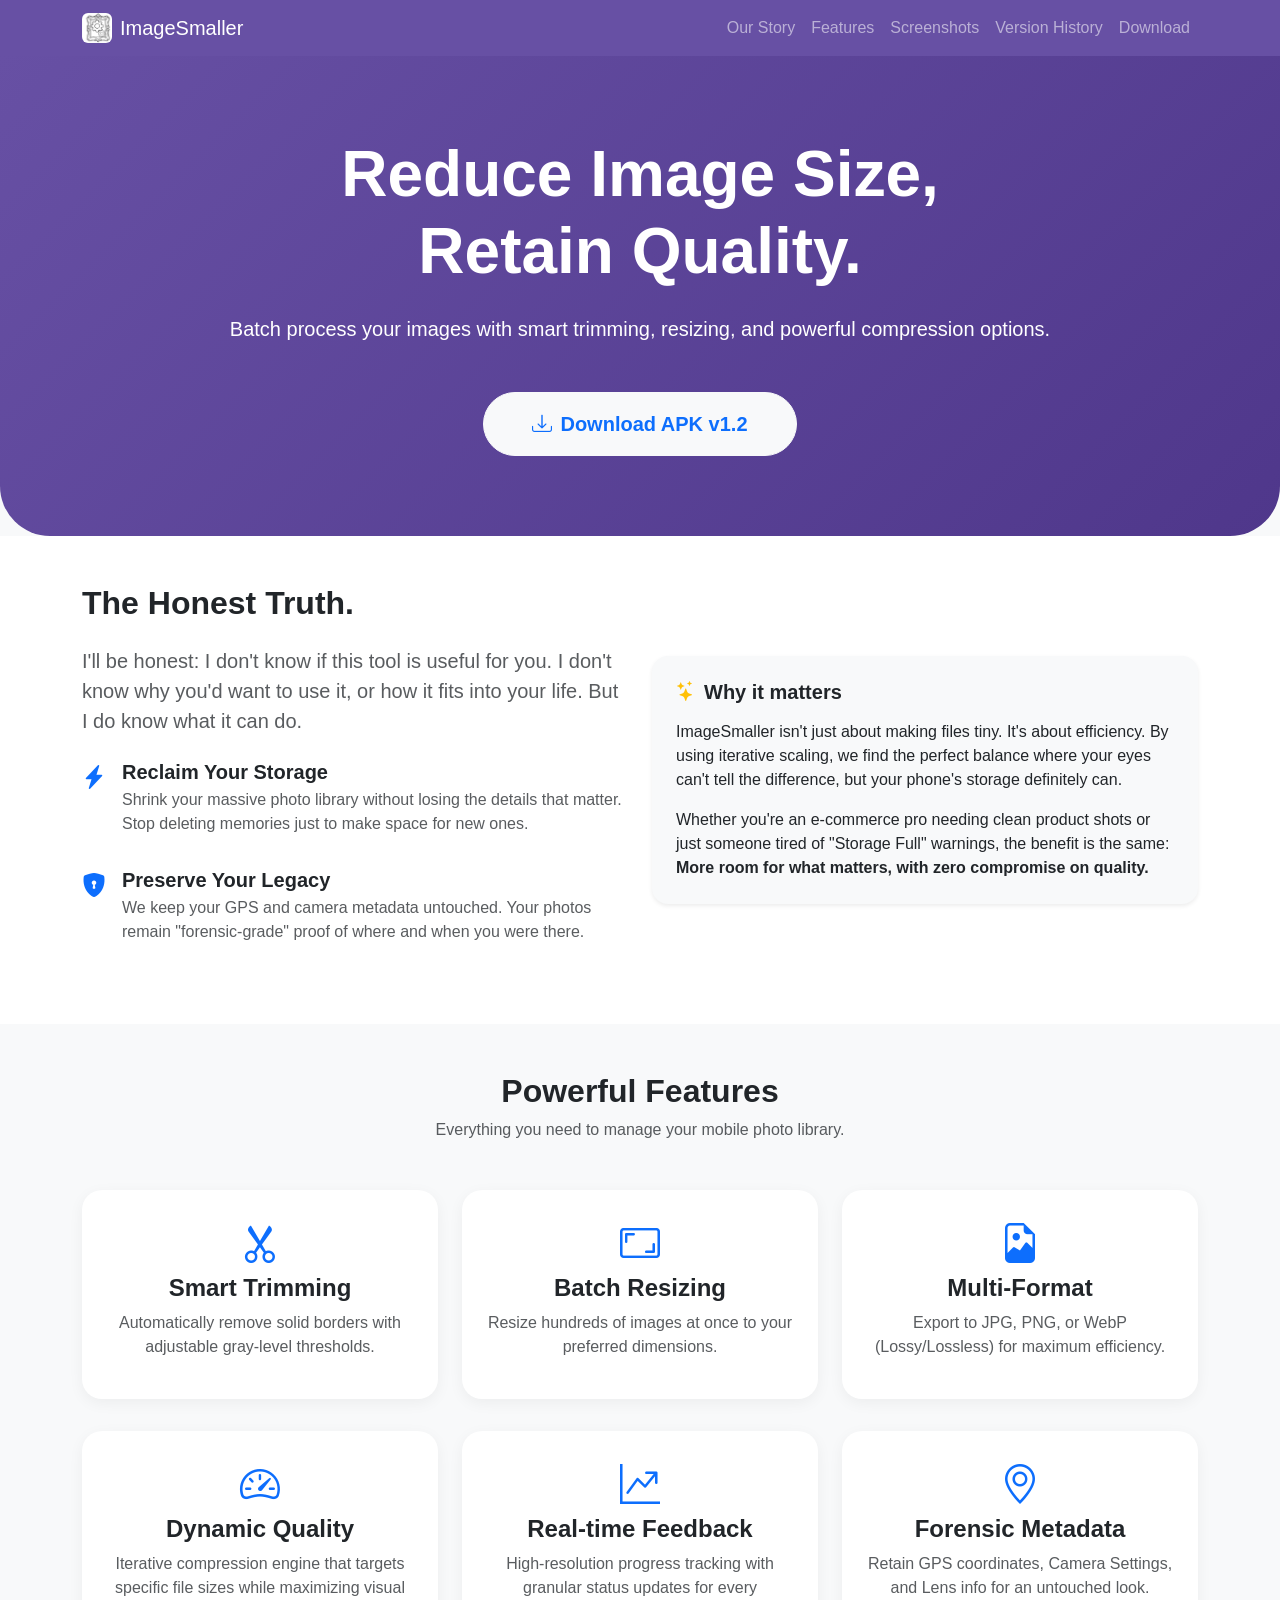
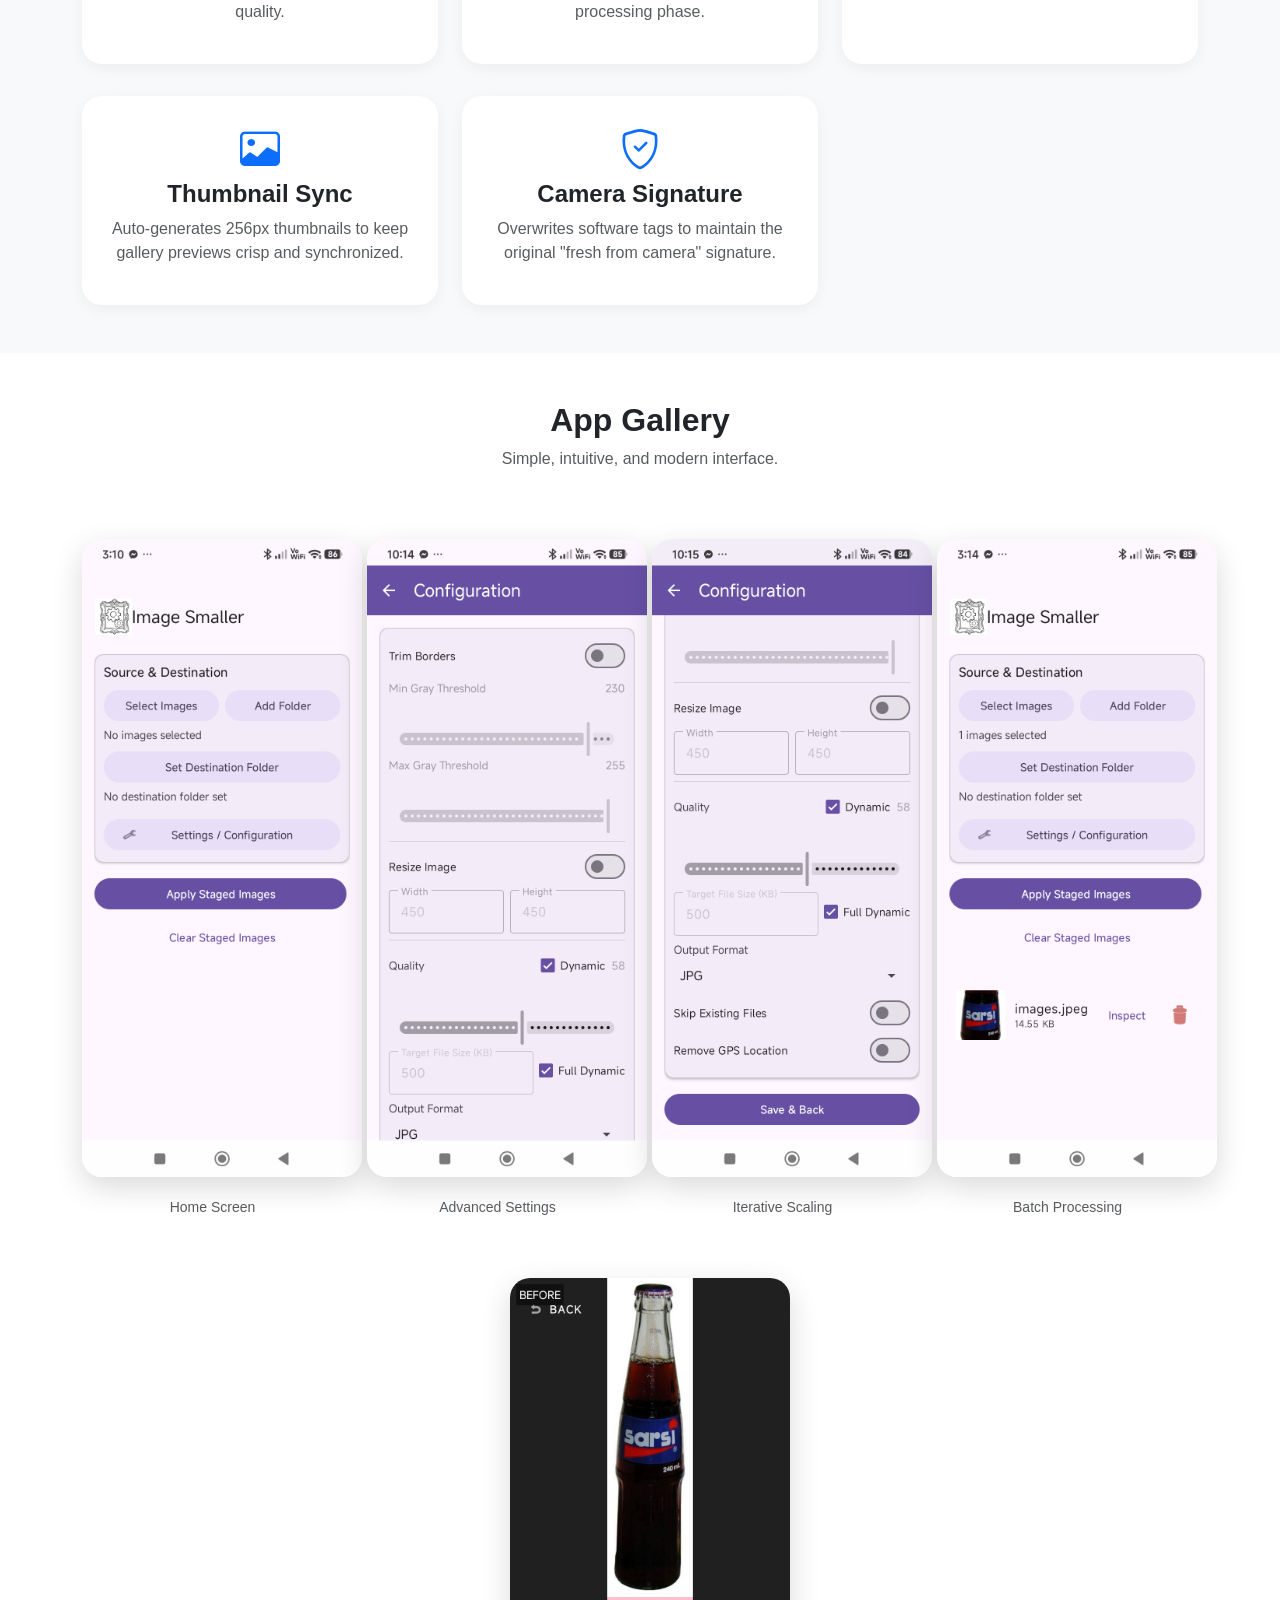
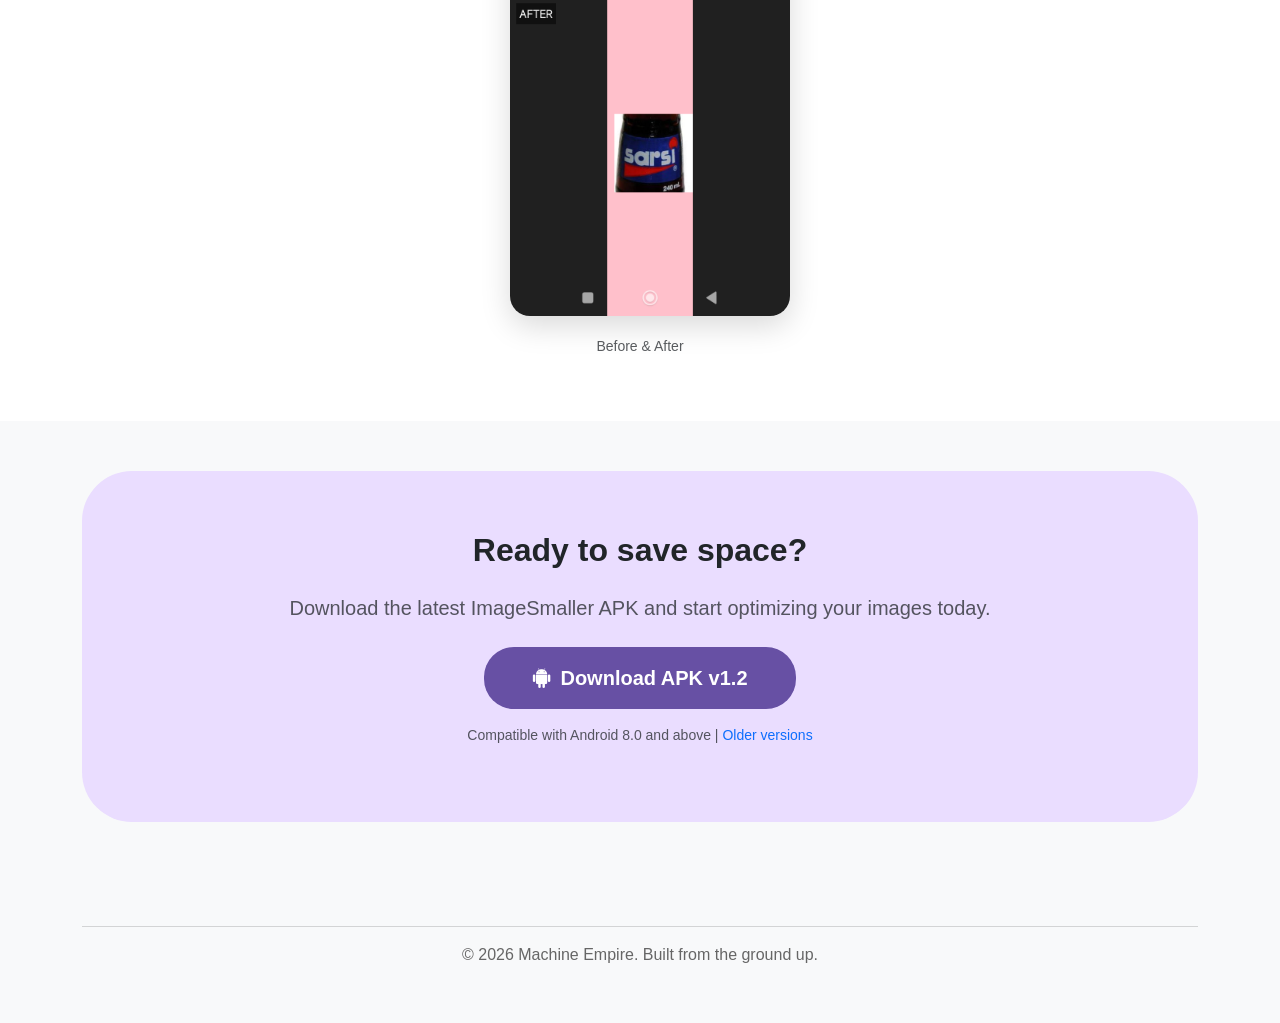
<file: index.html>
<!DOCTYPE html>
<html lang="en">
<head>
    <meta charset="UTF-8">
    <meta name="viewport" content="width=device-width, initial-scale=1.0">
    <title>ImageSmaller - Smart Image Compression for Android</title>
    <link href="https://cdn.jsdelivr.net/npm/bootstrap@5.3.0/dist/css/bootstrap.min.css" rel="stylesheet">
    <link rel="stylesheet" href="https://cdn.jsdelivr.net/npm/bootstrap-icons@1.11.0/font/bootstrap-icons.css">
    <link rel="stylesheet" href="assets/css/style.css">
    <link rel="icon" type="image/png" href="assets/img/favicon.png">
</head>
<body>

<nav class="navbar navbar-expand-lg navbar-dark sticky-top">
    <div class="container">
        <a class="navbar-brand d-flex align-items-center" href="#">
            <img src="assets/img/favicon.png" alt="Logo" width="30" height="30" class="me-2 rounded" style="object-fit: cover;">
            ImageSmaller
        </a>
        <button class="navbar-toggler" type="button" data-bs-toggle="collapse" data-bs-target="#navbarNav">
            <span class="navbar-toggler-icon"></span>
        </button>
        <div class="collapse navbar-collapse" id="navbarNav">
            <ul class="navbar-nav ms-auto">
                <li class="nav-item"><a class="nav-link" href="#story">Our Story</a></li>
                <li class="nav-item"><a class="nav-link" href="#features">Features</a></li>
                <li class="nav-item"><a class="nav-link" href="#screenshots">Screenshots</a></li>
                <li class="nav-item"><a class="nav-link" href="version-history.html">Version History</a></li>
                <li class="nav-item"><a class="nav-link" href="#download">Download</a></li>
            </ul>
        </div>
    </div>
</nav>

<section class="hero-section text-center">
    <div class="container">
        <h1 class="display-3 fw-bold mb-4">Reduce Image Size, <br>Retain Quality.</h1>
        <p class="lead mb-5">Batch process your images with smart trimming, resizing, and powerful compression options.</p>
        <a href="releases/ImageSmaller-v1.2.apk" class="btn btn-light btn-lg px-5 py-3 rounded-pill fw-bold text-primary">
            <i class="bi bi-download me-2"></i>Download APK v1.2
        </a>
    </div>
</section>

<section id="story" class="py-5 bg-white">
    <div class="container">
        <div class="row align-items-center">
            <div class="col-lg-6">
                <h2 class="fw-bold mb-4">The Honest Truth.</h2>
                <p class="lead text-muted">I'll be honest: I don't know if this tool is useful for you. I don't know why you'd want to use it, or how it fits into your life. But I do know what it can do.</p>
                <div class="mt-4">
                    <div class="d-flex align-items-start mb-3">
                        <i class="bi bi-lightning-charge-fill text-primary fs-4 me-3"></i>
                        <div>
                            <h5 class="fw-bold mb-1">Reclaim Your Storage</h5>
                            <p class="text-muted">Shrink your massive photo library without losing the details that matter. Stop deleting memories just to make space for new ones.</p>
                        </div>
                    </div>
                    <div class="d-flex align-items-start mb-3">
                        <i class="bi bi-shield-lock-fill text-primary fs-4 me-3"></i>
                        <div>
                            <h5 class="fw-bold mb-1">Preserve Your Legacy</h5>
                            <p class="text-muted">We keep your GPS and camera metadata untouched. Your photos remain "forensic-grade" proof of where and when you were there.</p>
                        </div>
                    </div>
                </div>
            </div>
            <div class="col-lg-6">
                <div class="p-4 bg-light rounded-4 shadow-sm">
                    <h5 class="fw-bold mb-3"><i class="bi bi-stars text-warning me-2"></i>Why it matters</h5>
                    <p class="mb-3">ImageSmaller isn't just about making files tiny. It's about efficiency. By using iterative scaling, we find the perfect balance where your eyes can't tell the difference, but your phone's storage definitely can.</p>
                    <p class="mb-0">Whether you're an e-commerce pro needing clean product shots or just someone tired of "Storage Full" warnings, the benefit is the same: <strong>More room for what matters, with zero compromise on quality.</strong></p>
                </div>
            </div>
        </div>
    </div>
</section>

<section id="features" class="container py-5">
    <div class="text-center mb-5">
        <h2 class="fw-bold">Powerful Features</h2>
        <p class="text-muted">Everything you need to manage your mobile photo library.</p>
    </div>
    <div class="row g-4">
        <div class="col-md-4">
            <div class="feature-card p-4 text-center">
                <i class="bi bi-scissors fs-1 text-primary mb-3"></i>
                <h4 class="fw-bold">Smart Trimming</h4>
                <p class="text-muted">Automatically remove solid borders with adjustable gray-level thresholds.</p>
            </div>
        </div>
        <div class="col-md-4">
            <div class="feature-card p-4 text-center">
                <i class="bi bi-aspect-ratio fs-1 text-primary mb-3"></i>
                <h4 class="fw-bold">Batch Resizing</h4>
                <p class="text-muted">Resize hundreds of images at once to your preferred dimensions.</p>
            </div>
        </div>
        <div class="col-md-4">
            <div class="feature-card p-4 text-center">
                <i class="bi bi-file-earmark-image fs-1 text-primary mb-3"></i>
                <h4 class="fw-bold">Multi-Format</h4>
                <p class="text-muted">Export to JPG, PNG, or WebP (Lossy/Lossless) for maximum efficiency.</p>
            </div>
        </div>
    </div>
    <div class="row g-4 mt-2">
        <div class="col-md-4">
            <div class="feature-card p-4 text-center">
                <i class="bi bi-speedometer2 fs-1 text-primary mb-3"></i>
                <h4 class="fw-bold">Dynamic Quality</h4>
                <p class="text-muted">Iterative compression engine that targets specific file sizes while maximizing visual quality.</p>
            </div>
        </div>
        <div class="col-md-4">
            <div class="feature-card p-4 text-center">
                <i class="bi bi-graph-up-arrow fs-1 text-primary mb-3"></i>
                <h4 class="fw-bold">Real-time Feedback</h4>
                <p class="text-muted">High-resolution progress tracking with granular status updates for every processing phase.</p>
            </div>
        </div>
        <div class="col-md-4">
            <div class="feature-card p-4 text-center">
                <i class="bi bi-geo-alt fs-1 text-primary mb-3"></i>
                <h4 class="fw-bold">Forensic Metadata</h4>
                <p class="text-muted">Retain GPS coordinates, Camera Settings, and Lens info for an untouched look.</p>
            </div>
        </div>
    </div>
    <div class="row g-4 mt-2">
        <div class="col-md-4">
            <div class="feature-card p-4 text-center">
                <i class="bi bi-image fs-1 text-primary mb-3"></i>
                <h4 class="fw-bold">Thumbnail Sync</h4>
                <p class="text-muted">Auto-generates 256px thumbnails to keep gallery previews crisp and synchronized.</p>
            </div>
        </div>
        <div class="col-md-4">
            <div class="feature-card p-4 text-center">
                <i class="bi bi-shield-check fs-1 text-primary mb-3"></i>
                <h4 class="fw-bold">Camera Signature</h4>
                <p class="text-muted">Overwrites software tags to maintain the original "fresh from camera" signature.</p>
            </div>
        </div>
    </div>
</section>

<section id="screenshots" class="bg-white py-5">
    <div class="container">
        <div class="text-center mb-5">
            <h2 class="fw-bold">App Gallery</h2>
            <p class="text-muted">Simple, intuitive, and modern interface.</p>
        </div>
        <div class="row row-cols-1 row-cols-md-2 row-cols-lg-4 g-4 justify-content-center">
            <div class="col">
                <img src="img/screenshots/Screenshot_20260411_151001.png" class="screenshot-img img-fluid" alt="Main Screen">
                <p class="text-center mt-3 text-muted small">Home Screen</p>
            </div>
            <div class="col">
                <img src="img/screenshots/Screenshot_20260503_221458.png" class="screenshot-img img-fluid" alt="Configuration">
                <p class="text-center mt-3 text-muted small">Advanced Settings</p>
            </div>
            <div class="col">
                <img src="img/screenshots/Screenshot_20260503_221526.png" class="screenshot-img img-fluid" alt="Iterative Processing">
                <p class="text-center mt-3 text-muted small">Iterative Scaling</p>
            </div>
            <div class="col">
                <img src="img/screenshots/Screenshot_20260411_151412.png" class="screenshot-img img-fluid" alt="Processing">
                <p class="text-center mt-3 text-muted small">Batch Processing</p>
            </div>
            <div class="col">
                <img src="img/screenshots/Screenshot_20260411_152120.png" class="screenshot-img img-fluid" alt="Comparison">
                <p class="text-center mt-3 text-muted small">Before & After</p>
            </div>
        </div>
    </div>
</section>

<section id="download" class="container mb-5">
    <div class="download-section text-center">
        <h2 class="fw-bold mb-4">Ready to save space?</h2>
        <p class="lead mb-4 text-muted">Download the latest ImageSmaller APK and start optimizing your images today.</p>
        <div class="d-grid gap-2 d-sm-flex justify-content-sm-center">
            <a href="releases/ImageSmaller-v1.2.apk" class="btn btn-primary btn-lg px-5 py-3">
                <i class="bi bi-android2 me-2"></i>Download APK v1.2
            </a>
        </div>
        <p class="mt-3 text-muted small">
            Compatible with Android 8.0 and above | 
            <a href="version-history.html" class="text-decoration-none text-primary">Older versions</a>
        </p>
    </div>
</section>

<footer class="footer text-center">
    <div class="container">
        <hr>
        <p>&copy; 2026 Machine Empire. Built from the ground up.</p>
    </div>
</footer>

<script src="https://cdn.jsdelivr.net/npm/bootstrap@5.3.0/dist/js/bootstrap.bundle.min.js"></script>
<script src="assets/js/main.js"></script>
</body>
</html>
</file>
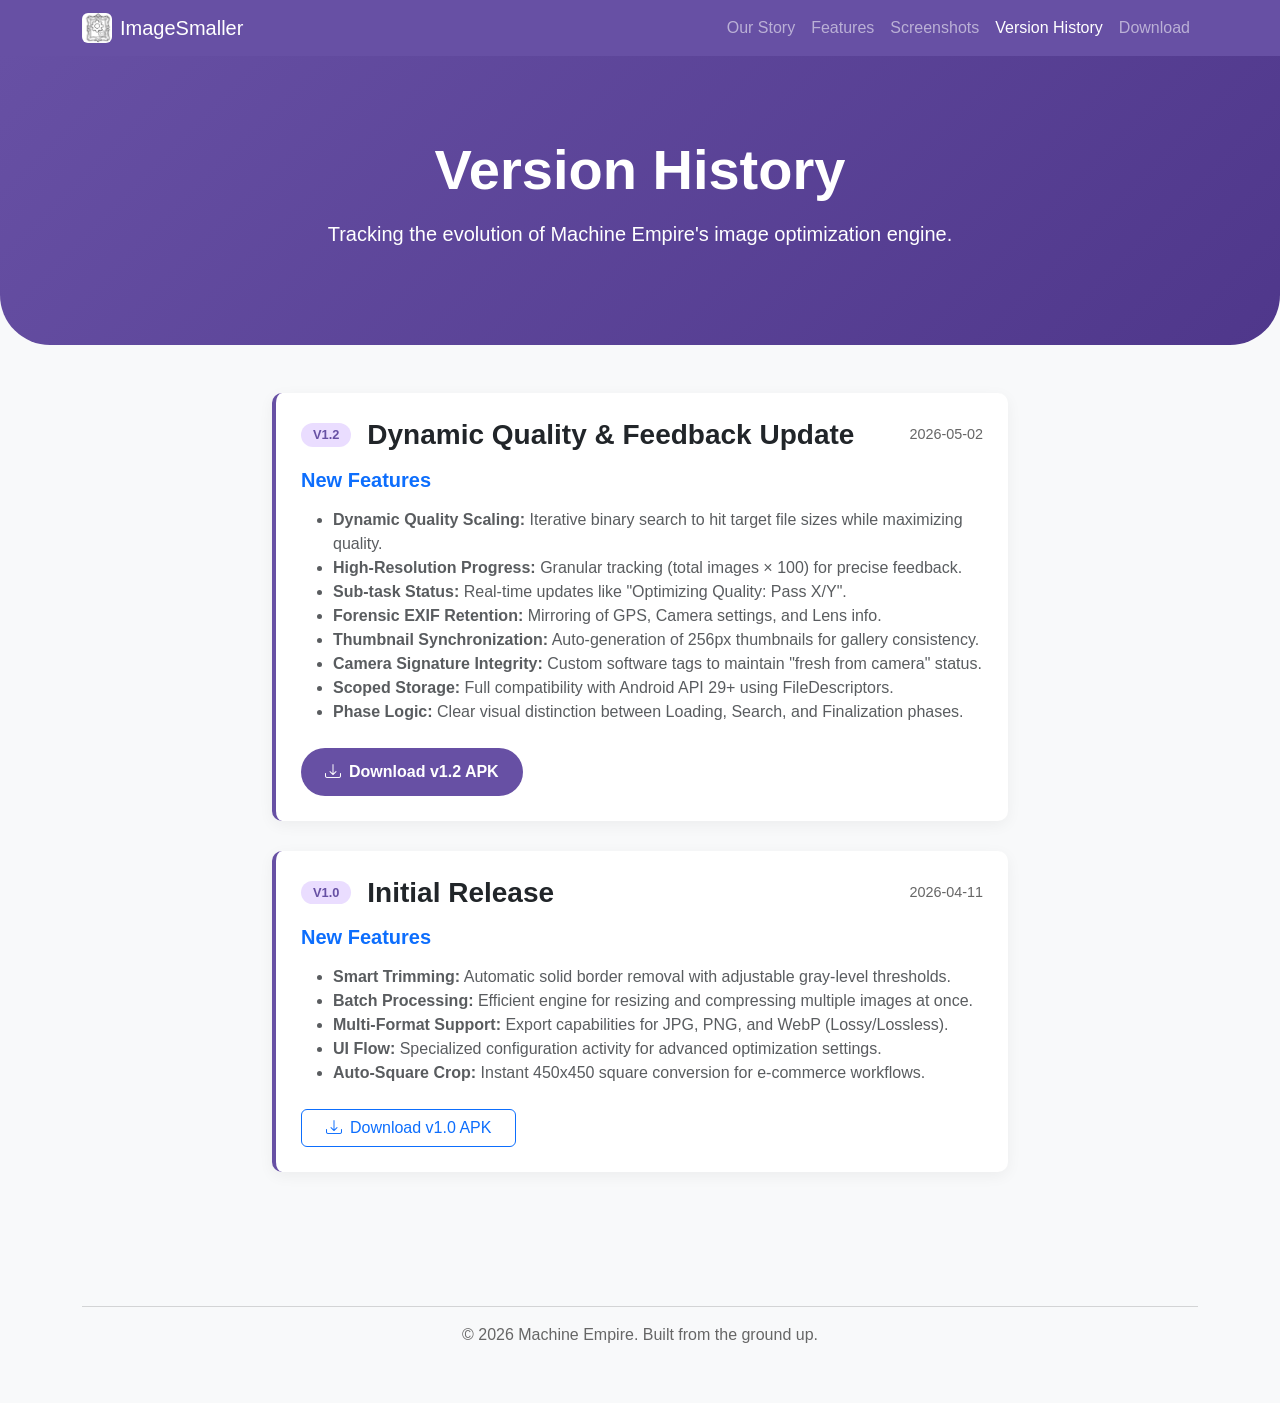
<file: version-history.html>
<!DOCTYPE html>
<html lang="en">
<head>
    <meta charset="UTF-8">
    <meta name="viewport" content="width=device-width, initial-scale=1.0">
    <title>Version History - ImageSmaller</title>
    <link href="https://cdn.jsdelivr.net/npm/bootstrap@5.3.0/dist/css/bootstrap.min.css" rel="stylesheet">
    <link rel="stylesheet" href="https://cdn.jsdelivr.net/npm/bootstrap-icons@1.11.0/font/bootstrap-icons.css">
    <link rel="stylesheet" href="assets/css/style.css">
    <link rel="icon" type="image/png" href="assets/img/favicon.png">
    <style>
        .version-card {
            border-left: 4px solid var(--primary-color);
            background: white;
            border-radius: 10px;
            margin-bottom: 30px;
            padding: 25px;
            box-shadow: 0 4px 15px rgba(0,0,0,0.05);
            transition: transform 0.2s;
        }
        .version-card:hover {
            transform: translateX(5px);
        }
        .version-date {
            color: #666;
            font-size: 0.9rem;
            font-weight: 500;
        }
        .version-badge {
            background-color: var(--secondary-color);
            color: var(--primary-color);
            font-weight: bold;
            padding: 4px 12px;
            border-radius: 20px;
            font-size: 0.8rem;
            text-transform: uppercase;
        }
    </style>
</head>
<body>

<nav class="navbar navbar-expand-lg navbar-dark sticky-top">
    <div class="container">
        <a class="navbar-brand d-flex align-items-center" href="index.html">
            <img src="assets/img/favicon.png" alt="Logo" width="30" height="30" class="me-2 rounded" style="object-fit: cover;">
            ImageSmaller
        </a>
        <button class="navbar-toggler" type="button" data-bs-toggle="collapse" data-bs-target="#navbarNav">
            <span class="navbar-toggler-icon"></span>
        </button>
        <div class="collapse navbar-collapse" id="navbarNav">
            <ul class="navbar-nav ms-auto">
                <li class="nav-item"><a class="nav-link" href="index.html#story">Our Story</a></li>
                <li class="nav-item"><a class="nav-link" href="index.html#features">Features</a></li>
                <li class="nav-item"><a class="nav-link" href="index.html#screenshots">Screenshots</a></li>
                <li class="nav-item"><a class="nav-link active" href="version-history.html">Version History</a></li>
                <li class="nav-item"><a class="nav-link" href="index.html#download">Download</a></li>
            </ul>
        </div>
    </div>
</nav>

<header class="hero-section text-center">
    <div class="container">
        <h1 class="display-4 fw-bold mb-3">Version History</h1>
        <p class="lead">Tracking the evolution of Machine Empire's image optimization engine.</p>
    </div>
</header>

<main class="container py-5">
    <div class="row justify-content-center">
        <div class="col-lg-8">
            
            <!-- v1.2 Release -->
            <div class="version-card">
                <div class="d-flex justify-content-between align-items-center mb-3">
                    <h3 class="fw-bold mb-0 d-flex align-items-center">
                        <span class="version-badge me-3">v1.2</span>
                        Dynamic Quality & Feedback Update
                    </h3>
                    <span class="version-date">2026-05-02</span>
                </div>
                
                <h5 class="fw-bold mb-3 text-primary">New Features</h5>
                <ul class="text-muted">
                    <li><strong>Dynamic Quality Scaling:</strong> Iterative binary search to hit target file sizes while maximizing quality.</li>
                    <li><strong>High-Resolution Progress:</strong> Granular tracking (total images × 100) for precise feedback.</li>
                    <li><strong>Sub-task Status:</strong> Real-time updates like "Optimizing Quality: Pass X/Y".</li>
                    <li><strong>Forensic EXIF Retention:</strong> Mirroring of GPS, Camera settings, and Lens info.</li>
                    <li><strong>Thumbnail Synchronization:</strong> Auto-generation of 256px thumbnails for gallery consistency.</li>
                    <li><strong>Camera Signature Integrity:</strong> Custom software tags to maintain "fresh from camera" status.</li>
                    <li><strong>Scoped Storage:</strong> Full compatibility with Android API 29+ using FileDescriptors.</li>
                    <li><strong>Phase Logic:</strong> Clear visual distinction between Loading, Search, and Finalization phases.</li>
                </ul>
                <div class="mt-4">
                    <a href="releases/ImageSmaller-v1.2.apk" class="btn btn-primary px-4">
                        <i class="bi bi-download me-2"></i>Download v1.2 APK
                    </a>
                </div>
            </div>

            <!-- v1.0 Release -->
            <div class="version-card">
                <div class="d-flex justify-content-between align-items-center mb-3">
                    <h3 class="fw-bold mb-0 d-flex align-items-center">
                        <span class="version-badge me-3">v1.0</span>
                        Initial Release
                    </h3>
                    <span class="version-date">2026-04-11</span>
                </div>

                <h5 class="fw-bold mb-3 text-primary">New Features</h5>
                <ul class="text-muted">
                    <li><strong>Smart Trimming:</strong> Automatic solid border removal with adjustable gray-level thresholds.</li>
                    <li><strong>Batch Processing:</strong> Efficient engine for resizing and compressing multiple images at once.</li>
                    <li><strong>Multi-Format Support:</strong> Export capabilities for JPG, PNG, and WebP (Lossy/Lossless).</li>
                    <li><strong>UI Flow:</strong> Specialized configuration activity for advanced optimization settings.</li>
                    <li><strong>Auto-Square Crop:</strong> Instant 450x450 square conversion for e-commerce workflows.</li>
                </ul>
                <div class="mt-4">
                    <a href="releases/ImageSmaller-v1.0.apk" class="btn btn-outline-primary px-4">
                        <i class="bi bi-download me-2"></i>Download v1.0 APK
                    </a>
                </div>
            </div>

        </div>
    </div>
</main>

<footer class="footer text-center">
    <div class="container">
        <hr>
        <p>&copy; 2026 Machine Empire. Built from the ground up.</p>
    </div>
</footer>

<script src="https://cdn.jsdelivr.net/npm/bootstrap@5.3.0/dist/js/bootstrap.bundle.min.js"></script>
</body>
</html>
</file>
<file: assets/css/style.css>
:root {
    --primary-color: #6750A4;
    --secondary-color: #EADDFF;
}

body {
    font-family: 'Segoe UI', Tahoma, Geneva, Verdana, sans-serif;
    background-color: #f8f9fa;
}

.navbar {
    background-color: var(--primary-color) !important;
}

.hero-section {
    background: linear-gradient(135deg, var(--primary-color) 0%, #4F378B 100%);
    color: white;
    padding: 80px 0;
    border-bottom-left-radius: 50px;
    border-bottom-right-radius: 50px;
}

.feature-card {
    border: none;
    border-radius: 20px;
    transition: transform 0.3s;
    height: 100%;
    background: white;
    box-shadow: 0 4px 15px rgba(0,0,0,0.05);
}

.feature-card:hover {
    transform: translateY(-10px);
}

.screenshot-img {
    border-radius: 20px;
    box-shadow: 0 10px 30px rgba(0,0,0,0.15);
    max-width: 280px;
    margin: 20px auto;
    display: block;
}

.btn-primary {
    background-color: var(--primary-color);
    border: none;
    padding: 12px 30px;
    border-radius: 30px;
    font-weight: 600;
}

.btn-primary:hover {
    background-color: #4F378B;
}

.download-section {
    background-color: var(--secondary-color);
    padding: 60px 0;
    border-radius: 50px;
    margin-top: 50px;
}

.footer {
    padding: 40px 0;
    color: #666;
}
</file>
